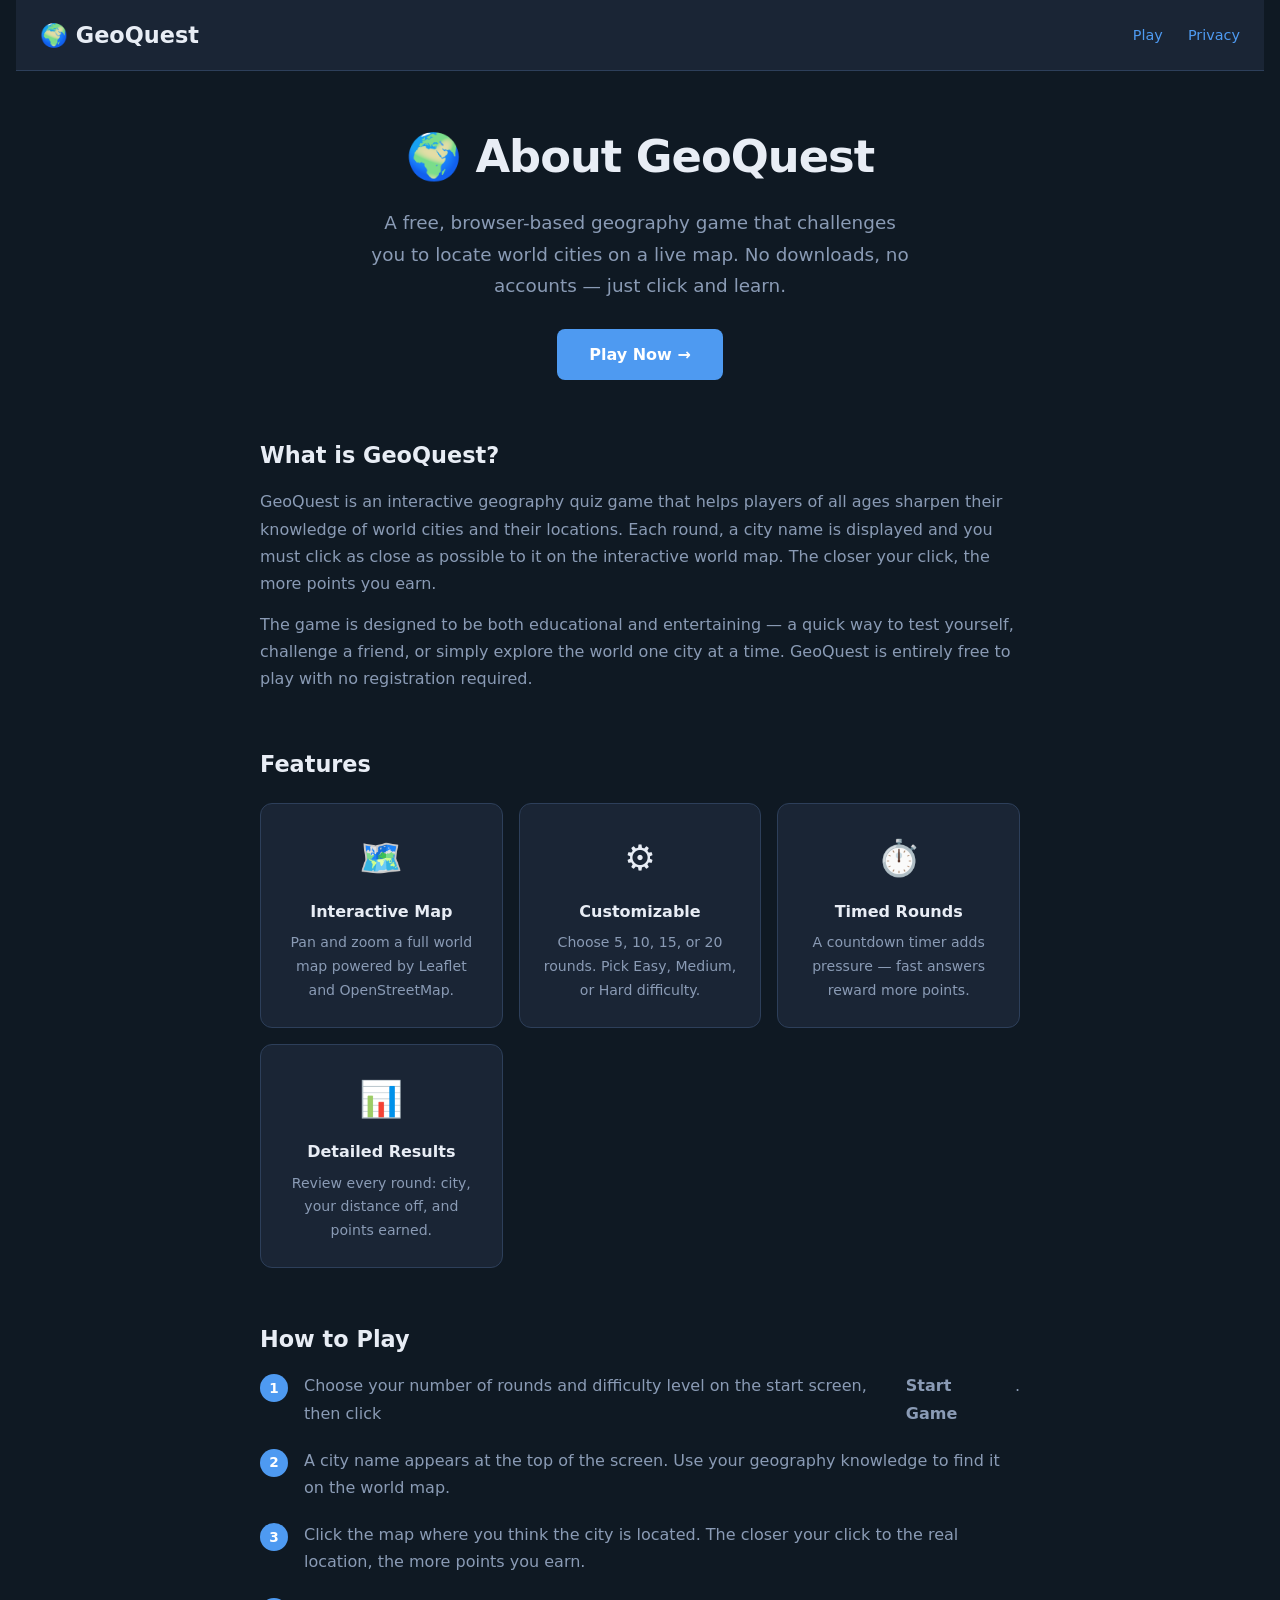
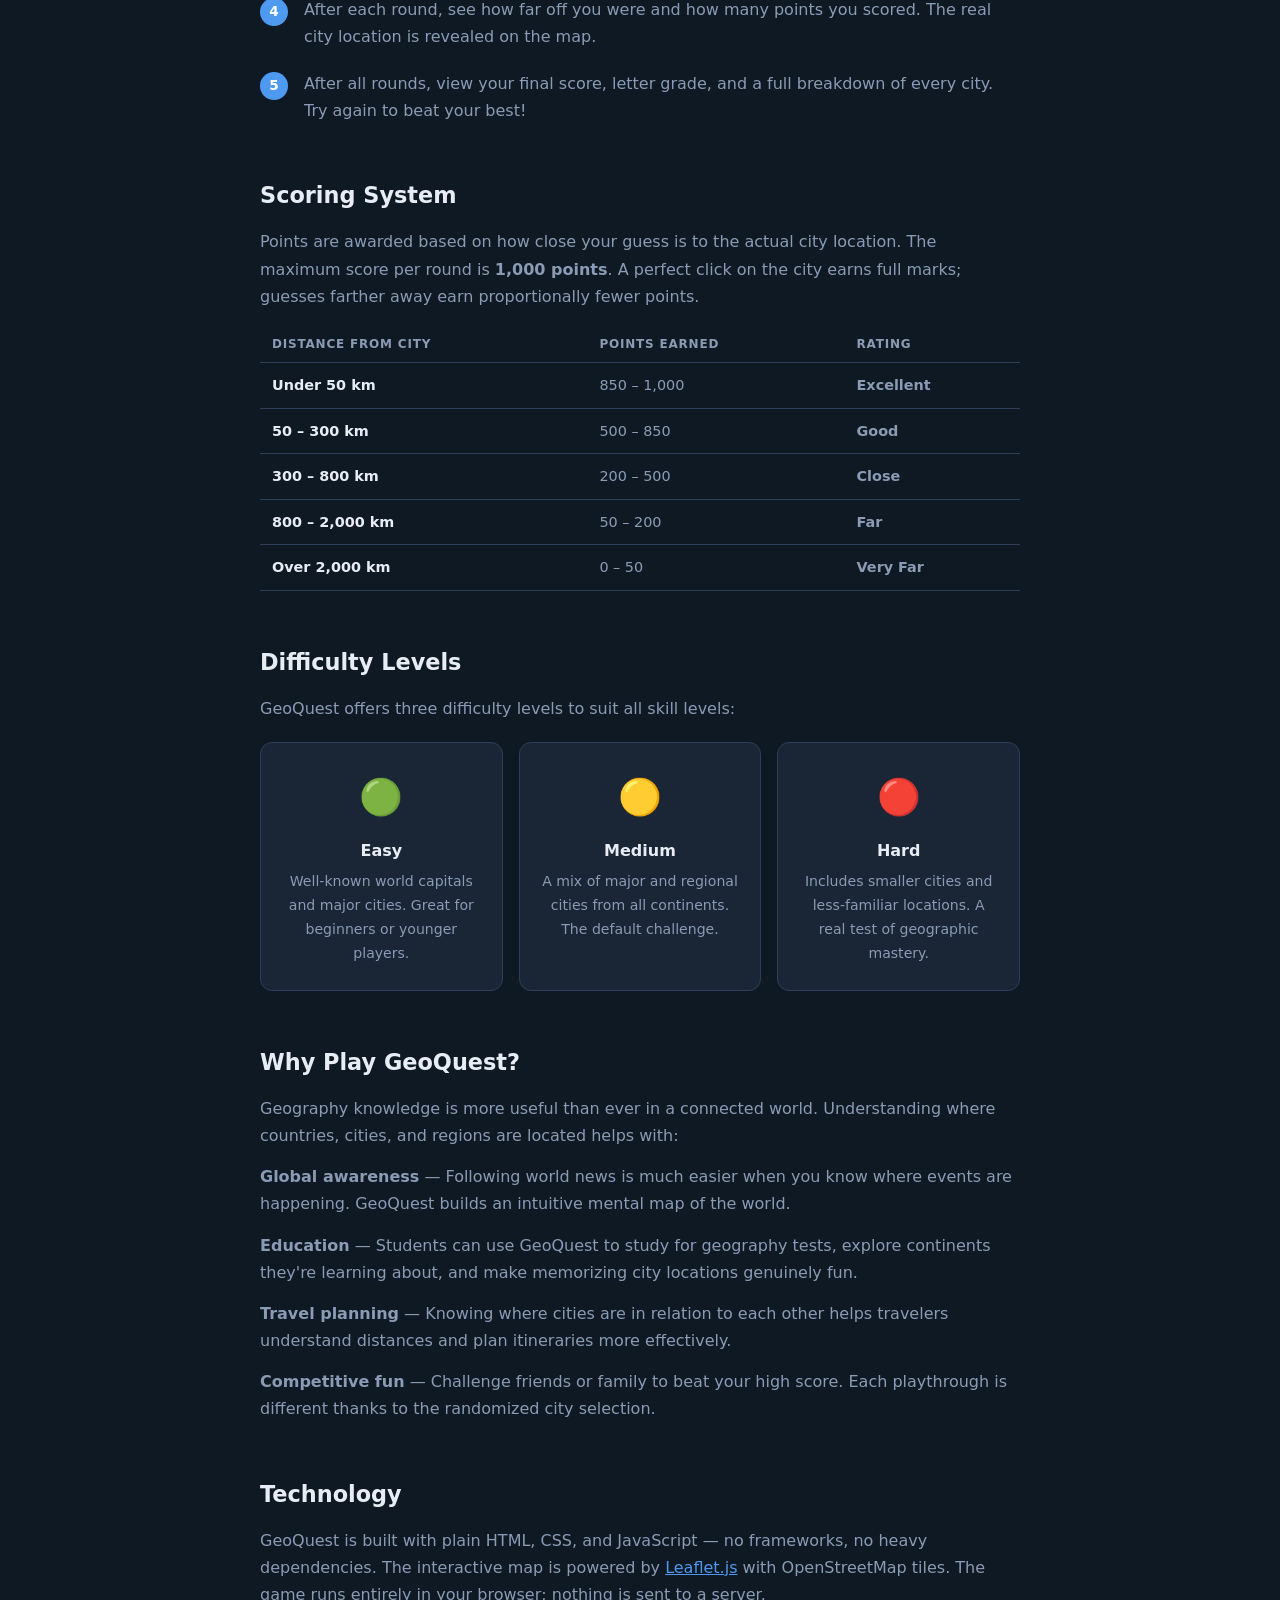
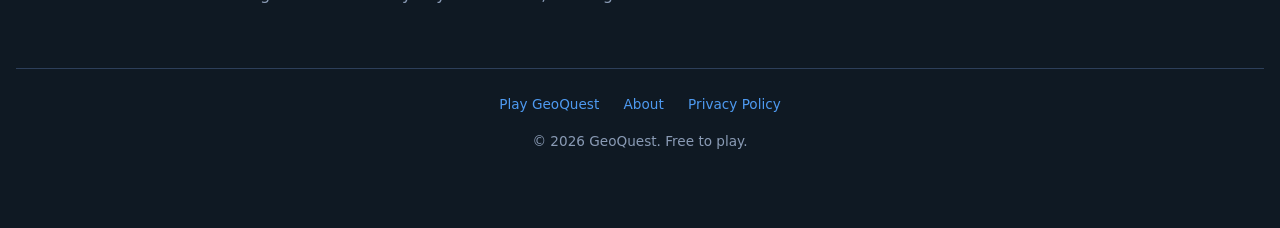
<file: GeographyGame/about.html>
<!DOCTYPE html>
<html lang="en">
<head>
  <meta charset="UTF-8" />
  <meta name="viewport" content="width=device-width, initial-scale=1.0" />
  <title>About GeoQuest – Geography Guessing Game</title>
  <meta name="description" content="Learn about GeoQuest, a free browser-based geography game that challenges your knowledge of world cities. Click the map, earn points, and improve your geography skills." />

  <!-- Google AdSense -->
  <script async src="https://pagead2.googlesyndication.com/pagead/js/adsbygoogle.js?client=ca-pub-4098998951193018"
    crossorigin="anonymous"></script>

  <style>
    :root {
      --bg: #0f1923;
      --surface: #1a2535;
      --surface2: #253045;
      --accent: #4e9af1;
      --success: #2ecc71;
      --warning: #f39c12;
      --text: #e8edf5;
      --text-muted: #8a9bb5;
      --border: #2d3f5a;
      --radius: 12px;
    }
    * { box-sizing: border-box; margin: 0; padding: 0; }
    body {
      font-family: 'Segoe UI', system-ui, -apple-system, sans-serif;
      background: var(--bg);
      color: var(--text);
      line-height: 1.7;
      padding: 0 16px 60px;
    }
    header {
      background: var(--surface);
      border-bottom: 1px solid var(--border);
      padding: 16px 24px;
      display: flex;
      align-items: center;
      justify-content: space-between;
      margin-bottom: 48px;
    }
    header a.logo {
      font-size: 1.4rem;
      font-weight: 800;
      color: var(--text);
      text-decoration: none;
    }
    header nav a {
      color: var(--accent);
      text-decoration: none;
      font-size: 0.9rem;
      margin-left: 20px;
    }
    header nav a:hover { text-decoration: underline; }
    .container {
      max-width: 760px;
      margin: 0 auto;
    }
    .hero {
      text-align: center;
      margin-bottom: 56px;
    }
    .hero h1 {
      font-size: 2.8rem;
      font-weight: 800;
      letter-spacing: -1px;
      margin-bottom: 12px;
    }
    .hero p {
      font-size: 1.15rem;
      color: var(--text-muted);
      max-width: 540px;
      margin: 0 auto 28px;
    }
    .btn {
      display: inline-block;
      background: var(--accent);
      color: #fff;
      text-decoration: none;
      border-radius: 8px;
      padding: 12px 32px;
      font-size: 1rem;
      font-weight: 700;
      transition: background 0.15s;
    }
    .btn:hover { background: #3a80d8; }
    h2 {
      font-size: 1.4rem;
      font-weight: 800;
      margin-bottom: 14px;
    }
    p { margin-bottom: 14px; color: var(--text-muted); }
    .section { margin-bottom: 52px; }
    .cards {
      display: grid;
      grid-template-columns: repeat(auto-fit, minmax(200px, 1fr));
      gap: 16px;
      margin-top: 20px;
    }
    .card {
      background: var(--surface);
      border: 1px solid var(--border);
      border-radius: var(--radius);
      padding: 24px 20px;
      text-align: center;
    }
    .card .icon { font-size: 2.2rem; margin-bottom: 10px; }
    .card h3 { font-size: 1rem; font-weight: 700; margin-bottom: 6px; }
    .card p { font-size: 0.88rem; margin: 0; }
    .how-list {
      counter-reset: steps;
      list-style: none;
      margin: 0;
      padding: 0;
    }
    .how-list li {
      counter-increment: steps;
      display: flex;
      align-items: flex-start;
      gap: 16px;
      margin-bottom: 20px;
      color: var(--text-muted);
    }
    .how-list li::before {
      content: counter(steps);
      background: var(--accent);
      color: #fff;
      font-weight: 800;
      font-size: 0.85rem;
      width: 28px;
      height: 28px;
      border-radius: 50%;
      display: flex;
      align-items: center;
      justify-content: center;
      flex-shrink: 0;
      margin-top: 2px;
    }
    .scoring-table {
      width: 100%;
      border-collapse: collapse;
      margin-top: 16px;
      font-size: 0.9rem;
    }
    .scoring-table th {
      text-align: left;
      color: var(--text-muted);
      font-size: 0.75rem;
      text-transform: uppercase;
      letter-spacing: 0.8px;
      padding: 8px 12px;
      border-bottom: 1px solid var(--border);
    }
    .scoring-table td {
      padding: 10px 12px;
      border-bottom: 1px solid var(--border);
      color: var(--text-muted);
    }
    .scoring-table td:first-child { color: var(--text); font-weight: 600; }
    .dot-success { color: var(--success); font-weight: 700; }
    .dot-warning { color: var(--warning); font-weight: 700; }
    .dot-danger  { color: #e74c3c; font-weight: 700; }
    .ad-block {
      margin: 40px 0;
      text-align: center;
    }
    footer {
      margin-top: 60px;
      border-top: 1px solid var(--border);
      padding-top: 24px;
      text-align: center;
      color: var(--text-muted);
      font-size: 0.85rem;
    }
    footer a { color: var(--accent); text-decoration: none; margin: 0 10px; }
    footer a:hover { text-decoration: underline; }
  </style>
</head>
<body>

  <header>
    <a class="logo" href="/">🌍 GeoQuest</a>
    <nav>
      <a href="/">Play</a>
      <a href="/privacy">Privacy</a>
    </nav>
  </header>

  <div class="container">

    <!-- Hero -->
    <div class="hero">
      <h1>🌍 About GeoQuest</h1>
      <p>A free, browser-based geography game that challenges you to locate world cities on a live map. No downloads, no accounts — just click and learn.</p>
      <a href="/" class="btn">Play Now →</a>
    </div>

    <!-- What is it -->
    <div class="section">
      <h2>What is GeoQuest?</h2>
      <p>GeoQuest is an interactive geography quiz game that helps players of all ages sharpen their knowledge of world cities and their locations. Each round, a city name is displayed and you must click as close as possible to it on the interactive world map. The closer your click, the more points you earn.</p>
      <p>The game is designed to be both educational and entertaining — a quick way to test yourself, challenge a friend, or simply explore the world one city at a time. GeoQuest is entirely free to play with no registration required.</p>
    </div>

    <!-- Features -->
    <div class="section">
      <h2>Features</h2>
      <div class="cards">
        <div class="card">
          <div class="icon">🗺️</div>
          <h3>Interactive Map</h3>
          <p>Pan and zoom a full world map powered by Leaflet and OpenStreetMap.</p>
        </div>
        <div class="card">
          <div class="icon">⚙️</div>
          <h3>Customizable</h3>
          <p>Choose 5, 10, 15, or 20 rounds. Pick Easy, Medium, or Hard difficulty.</p>
        </div>
        <div class="card">
          <div class="icon">⏱️</div>
          <h3>Timed Rounds</h3>
          <p>A countdown timer adds pressure — fast answers reward more points.</p>
        </div>
        <div class="card">
          <div class="icon">📊</div>
          <h3>Detailed Results</h3>
          <p>Review every round: city, your distance off, and points earned.</p>
        </div>
      </div>
    </div>

    <!-- How to play -->
    <div class="section">
      <h2>How to Play</h2>
      <ol class="how-list">
        <li>Choose your number of rounds and difficulty level on the start screen, then click <strong>Start Game</strong>.</li>
        <li>A city name appears at the top of the screen. Use your geography knowledge to find it on the world map.</li>
        <li>Click the map where you think the city is located. The closer your click to the real location, the more points you earn.</li>
        <li>After each round, see how far off you were and how many points you scored. The real city location is revealed on the map.</li>
        <li>After all rounds, view your final score, letter grade, and a full breakdown of every city. Try again to beat your best!</li>
      </ol>
    </div>

    <!-- Ad unit -->
    <div class="ad-block">
      <ins class="adsbygoogle"
           style="display:block"
           data-ad-client="ca-pub-4098998951193018"
           data-ad-slot="auto"
           data-ad-format="auto"
           data-full-width-responsive="true"></ins>
      <script>(adsbygoogle = window.adsbygoogle || []).push({});</script>
    </div>

    <!-- Scoring -->
    <div class="section">
      <h2>Scoring System</h2>
      <p>Points are awarded based on how close your guess is to the actual city location. The maximum score per round is <strong>1,000 points</strong>. A perfect click on the city earns full marks; guesses farther away earn proportionally fewer points.</p>
      <table class="scoring-table">
        <thead>
          <tr>
            <th>Distance from city</th>
            <th>Points earned</th>
            <th>Rating</th>
          </tr>
        </thead>
        <tbody>
          <tr>
            <td>Under 50 km</td>
            <td>850 – 1,000</td>
            <td class="dot-success">Excellent</td>
          </tr>
          <tr>
            <td>50 – 300 km</td>
            <td>500 – 850</td>
            <td class="dot-success">Good</td>
          </tr>
          <tr>
            <td>300 – 800 km</td>
            <td>200 – 500</td>
            <td class="dot-warning">Close</td>
          </tr>
          <tr>
            <td>800 – 2,000 km</td>
            <td>50 – 200</td>
            <td class="dot-danger">Far</td>
          </tr>
          <tr>
            <td>Over 2,000 km</td>
            <td>0 – 50</td>
            <td class="dot-danger">Very Far</td>
          </tr>
        </tbody>
      </table>
    </div>

    <!-- Difficulty -->
    <div class="section">
      <h2>Difficulty Levels</h2>
      <p>GeoQuest offers three difficulty levels to suit all skill levels:</p>
      <div class="cards">
        <div class="card">
          <div class="icon">🟢</div>
          <h3>Easy</h3>
          <p>Well-known world capitals and major cities. Great for beginners or younger players.</p>
        </div>
        <div class="card">
          <div class="icon">🟡</div>
          <h3>Medium</h3>
          <p>A mix of major and regional cities from all continents. The default challenge.</p>
        </div>
        <div class="card">
          <div class="icon">🔴</div>
          <h3>Hard</h3>
          <p>Includes smaller cities and less-familiar locations. A real test of geographic mastery.</p>
        </div>
      </div>
    </div>

    <!-- Educational value -->
    <div class="section">
      <h2>Why Play GeoQuest?</h2>
      <p>Geography knowledge is more useful than ever in a connected world. Understanding where countries, cities, and regions are located helps with:</p>
      <p><strong>Global awareness</strong> — Following world news is much easier when you know where events are happening. GeoQuest builds an intuitive mental map of the world.</p>
      <p><strong>Education</strong> — Students can use GeoQuest to study for geography tests, explore continents they're learning about, and make memorizing city locations genuinely fun.</p>
      <p><strong>Travel planning</strong> — Knowing where cities are in relation to each other helps travelers understand distances and plan itineraries more effectively.</p>
      <p><strong>Competitive fun</strong> — Challenge friends or family to beat your high score. Each playthrough is different thanks to the randomized city selection.</p>
    </div>

    <!-- Tech -->
    <div class="section">
      <h2>Technology</h2>
      <p>GeoQuest is built with plain HTML, CSS, and JavaScript — no frameworks, no heavy dependencies. The interactive map is powered by <a href="https://leafletjs.com" target="_blank" rel="noopener" style="color:var(--accent);">Leaflet.js</a> with OpenStreetMap tiles. The game runs entirely in your browser; nothing is sent to a server.</p>
    </div>

  </div>

  <footer>
    <p>
      <a href="/">Play GeoQuest</a>
      <a href="/about">About</a>
      <a href="/privacy">Privacy Policy</a>
    </p>
    <p style="margin-top:12px;">© 2026 GeoQuest. Free to play.</p>
  </footer>

</body>
</html>
</file>
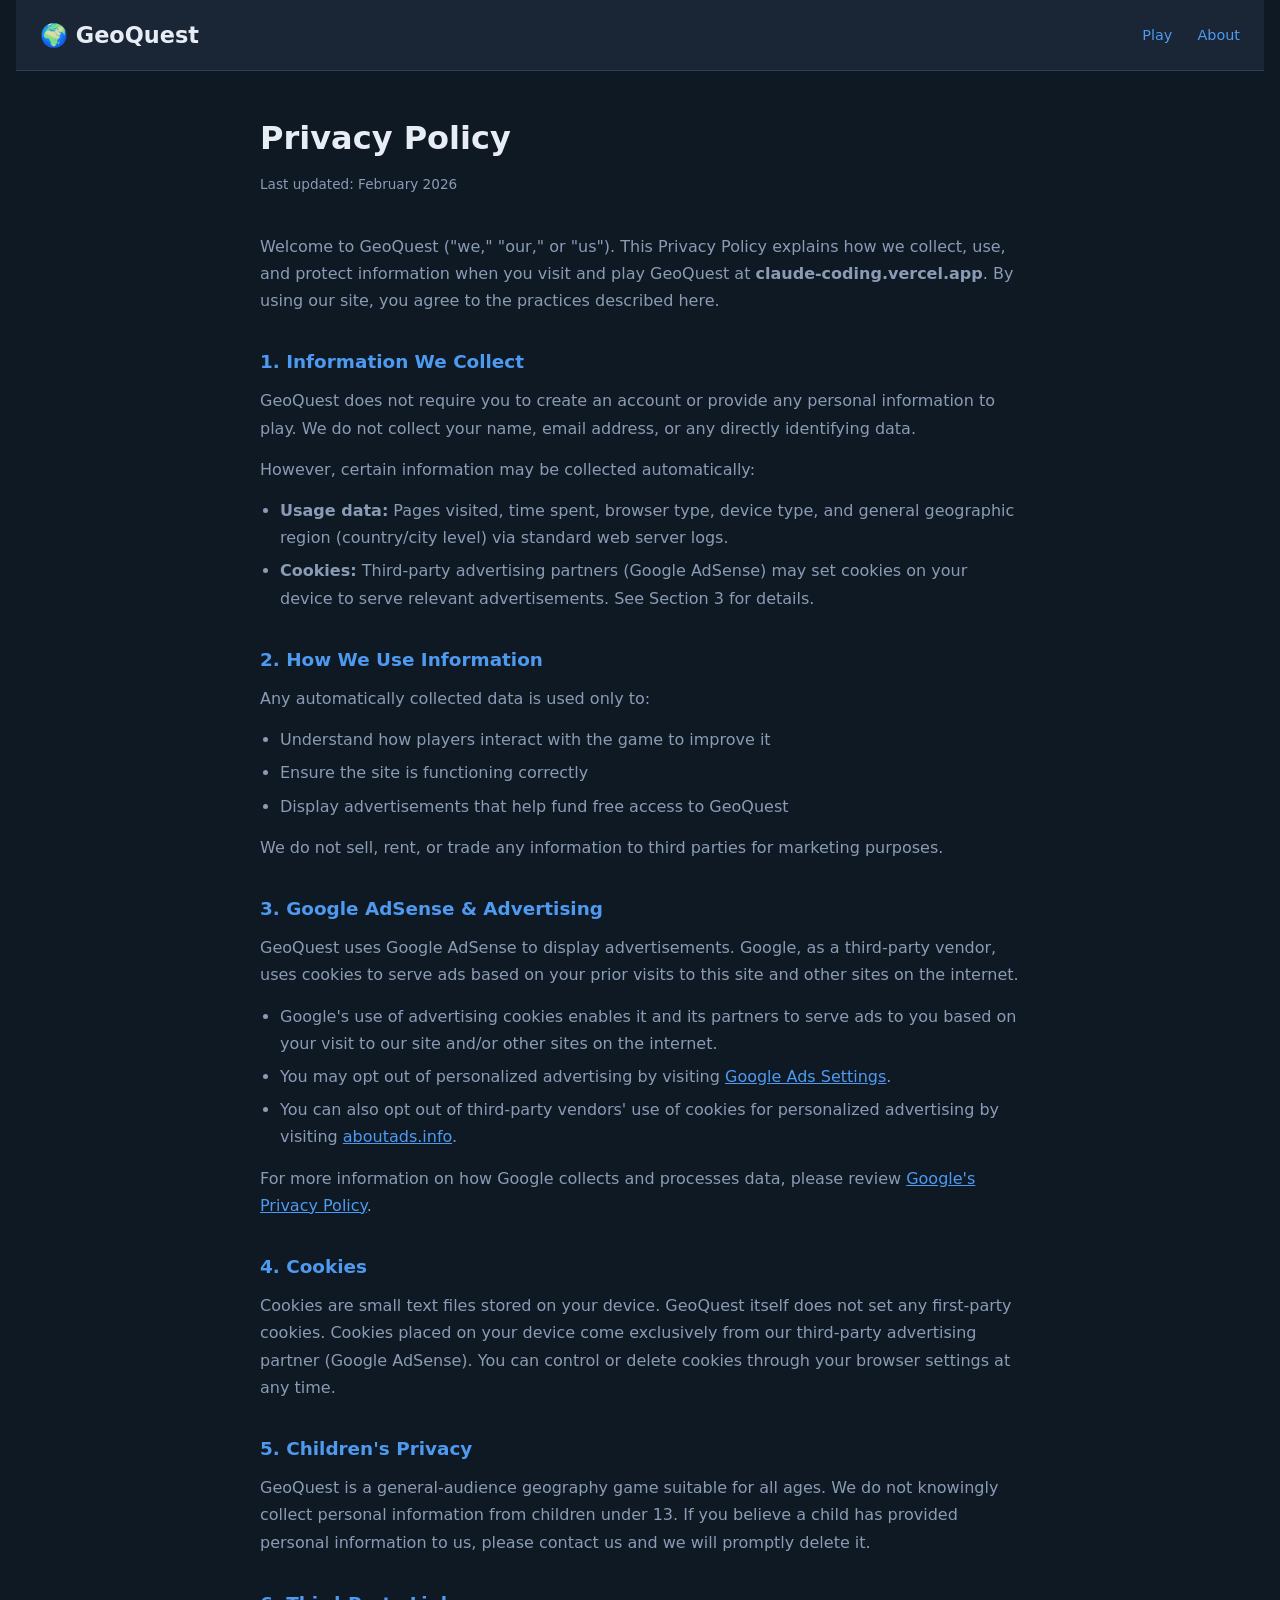
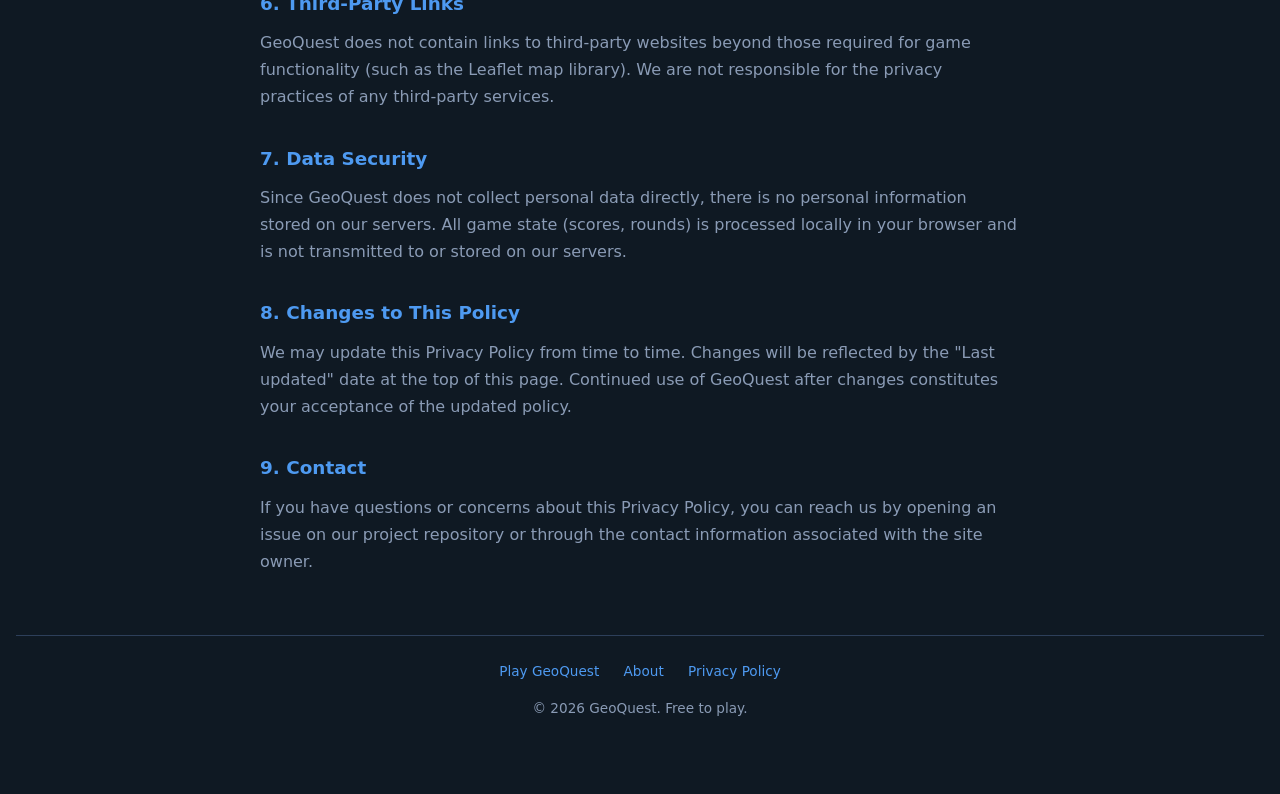
<file: GeographyGame/privacy.html>
<!DOCTYPE html>
<html lang="en">
<head>
  <meta charset="UTF-8" />
  <meta name="viewport" content="width=device-width, initial-scale=1.0" />
  <title>Privacy Policy – GeoQuest</title>

  <!-- Google AdSense -->
  <script async src="https://pagead2.googlesyndication.com/pagead/js/adsbygoogle.js?client=ca-pub-4098998951193018"
    crossorigin="anonymous"></script>

  <style>
    :root {
      --bg: #0f1923;
      --surface: #1a2535;
      --surface2: #253045;
      --accent: #4e9af1;
      --text: #e8edf5;
      --text-muted: #8a9bb5;
      --border: #2d3f5a;
      --radius: 12px;
    }
    * { box-sizing: border-box; margin: 0; padding: 0; }
    body {
      font-family: 'Segoe UI', system-ui, -apple-system, sans-serif;
      background: var(--bg);
      color: var(--text);
      line-height: 1.7;
      padding: 0 16px 60px;
    }
    header {
      background: var(--surface);
      border-bottom: 1px solid var(--border);
      padding: 16px 24px;
      display: flex;
      align-items: center;
      justify-content: space-between;
      margin-bottom: 40px;
    }
    header a.logo {
      font-size: 1.4rem;
      font-weight: 800;
      color: var(--text);
      text-decoration: none;
    }
    header nav a {
      color: var(--accent);
      text-decoration: none;
      font-size: 0.9rem;
      margin-left: 20px;
    }
    header nav a:hover { text-decoration: underline; }
    .container {
      max-width: 760px;
      margin: 0 auto;
    }
    h1 {
      font-size: 2rem;
      font-weight: 800;
      margin-bottom: 8px;
    }
    .last-updated {
      color: var(--text-muted);
      font-size: 0.85rem;
      margin-bottom: 36px;
    }
    h2 {
      font-size: 1.15rem;
      font-weight: 700;
      color: var(--accent);
      margin: 32px 0 10px;
    }
    p { margin-bottom: 14px; color: var(--text-muted); }
    ul { margin: 0 0 14px 20px; color: var(--text-muted); }
    ul li { margin-bottom: 6px; }
    a { color: var(--accent); }
    footer {
      margin-top: 60px;
      border-top: 1px solid var(--border);
      padding-top: 24px;
      text-align: center;
      color: var(--text-muted);
      font-size: 0.85rem;
    }
    footer a { color: var(--accent); text-decoration: none; margin: 0 10px; }
    footer a:hover { text-decoration: underline; }
  </style>
</head>
<body>

  <header>
    <a class="logo" href="/">🌍 GeoQuest</a>
    <nav>
      <a href="/">Play</a>
      <a href="/about">About</a>
    </nav>
  </header>

  <div class="container">
    <h1>Privacy Policy</h1>
    <p class="last-updated">Last updated: February 2026</p>

    <p>Welcome to GeoQuest ("we," "our," or "us"). This Privacy Policy explains how we collect, use, and protect information when you visit and play GeoQuest at <strong>claude-coding.vercel.app</strong>. By using our site, you agree to the practices described here.</p>

    <h2>1. Information We Collect</h2>
    <p>GeoQuest does not require you to create an account or provide any personal information to play. We do not collect your name, email address, or any directly identifying data.</p>
    <p>However, certain information may be collected automatically:</p>
    <ul>
      <li><strong>Usage data:</strong> Pages visited, time spent, browser type, device type, and general geographic region (country/city level) via standard web server logs.</li>
      <li><strong>Cookies:</strong> Third-party advertising partners (Google AdSense) may set cookies on your device to serve relevant advertisements. See Section 3 for details.</li>
    </ul>

    <h2>2. How We Use Information</h2>
    <p>Any automatically collected data is used only to:</p>
    <ul>
      <li>Understand how players interact with the game to improve it</li>
      <li>Ensure the site is functioning correctly</li>
      <li>Display advertisements that help fund free access to GeoQuest</li>
    </ul>
    <p>We do not sell, rent, or trade any information to third parties for marketing purposes.</p>

    <h2>3. Google AdSense &amp; Advertising</h2>
    <p>GeoQuest uses Google AdSense to display advertisements. Google, as a third-party vendor, uses cookies to serve ads based on your prior visits to this site and other sites on the internet.</p>
    <ul>
      <li>Google's use of advertising cookies enables it and its partners to serve ads to you based on your visit to our site and/or other sites on the internet.</li>
      <li>You may opt out of personalized advertising by visiting <a href="https://www.google.com/settings/ads" target="_blank" rel="noopener">Google Ads Settings</a>.</li>
      <li>You can also opt out of third-party vendors' use of cookies for personalized advertising by visiting <a href="https://www.aboutads.info" target="_blank" rel="noopener">aboutads.info</a>.</li>
    </ul>
    <p>For more information on how Google collects and processes data, please review <a href="https://policies.google.com/privacy" target="_blank" rel="noopener">Google's Privacy Policy</a>.</p>

    <h2>4. Cookies</h2>
    <p>Cookies are small text files stored on your device. GeoQuest itself does not set any first-party cookies. Cookies placed on your device come exclusively from our third-party advertising partner (Google AdSense). You can control or delete cookies through your browser settings at any time.</p>

    <h2>5. Children's Privacy</h2>
    <p>GeoQuest is a general-audience geography game suitable for all ages. We do not knowingly collect personal information from children under 13. If you believe a child has provided personal information to us, please contact us and we will promptly delete it.</p>

    <h2>6. Third-Party Links</h2>
    <p>GeoQuest does not contain links to third-party websites beyond those required for game functionality (such as the Leaflet map library). We are not responsible for the privacy practices of any third-party services.</p>

    <h2>7. Data Security</h2>
    <p>Since GeoQuest does not collect personal data directly, there is no personal information stored on our servers. All game state (scores, rounds) is processed locally in your browser and is not transmitted to or stored on our servers.</p>

    <h2>8. Changes to This Policy</h2>
    <p>We may update this Privacy Policy from time to time. Changes will be reflected by the "Last updated" date at the top of this page. Continued use of GeoQuest after changes constitutes your acceptance of the updated policy.</p>

    <h2>9. Contact</h2>
    <p>If you have questions or concerns about this Privacy Policy, you can reach us by opening an issue on our project repository or through the contact information associated with the site owner.</p>
  </div>

  <footer>
    <p>
      <a href="/">Play GeoQuest</a>
      <a href="/about">About</a>
      <a href="/privacy">Privacy Policy</a>
    </p>
    <p style="margin-top:12px;">© 2026 GeoQuest. Free to play.</p>
  </footer>

</body>
</html>
</file>
